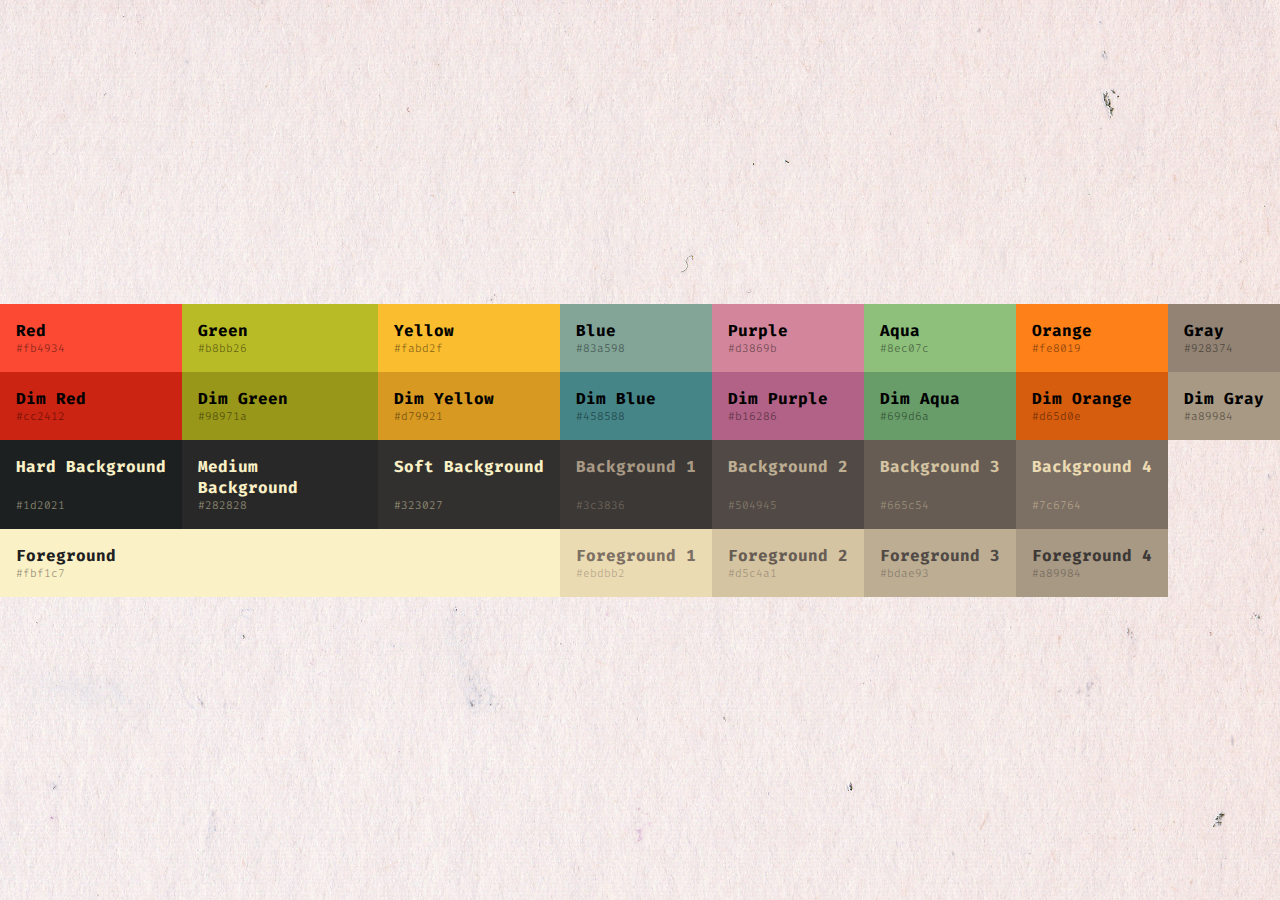
<file: docs/gruvbox-dark.html>
<!DOCTYPE html>
<html lang="en">
  <head>
    <meta charset="UTF-8">
    <meta name="viewport" content="width=device-width, initial-scale=1.0">
    <meta http-equiv="X-UA-Compatible" content="IE=edge,chrome=1">

    <link rel="stylesheet" href="themes/gruvbox-dark.css">
    <link rel="stylesheet" href="style.css">
    <link href="https://fonts.googleapis.com/css2?family=Fira+Code" rel="stylesheet">
 </head>
  <body>
    <div class="container">
      <div class="box bg_h" style="background-color: var(--red);">
        Red
        <div>#fb4934</div>
      </div>

      <div class="box bg_h" style="background-color: var(--green);">
        Green
        <div>#b8bb26</div>
      </div>

      <div class="box bg_h" style="background-color: var(--yellow);">
        Yellow
        <div>#fabd2f</div>
      </div>

      <div class="box bg_h" style="background-color: var(--blue);">
        Blue
        <div>#83a598</div>
      </div>

      <div class="box bg_h" style="background-color: var(--purple);">
        Purple
        <div>#d3869b</div>
      </div>

      <div class="box bg_h" style="background-color: var(--aqua);">
        Aqua
        <div>#8ec07c</div>
      </div>

      <div class="box bg_h" style="background-color: var(--orange);">
        Orange
        <div>#fe8019</div>
      </div>

      <div class="box bg_h" style="background-color: var(--gray);">
        Gray
        <div>#928374</div>
      </div>

      <div class="box bg_h" style="background-color: var(--red-dim);">
        Dim Red
        <div>#cc2412</div>
      </div>

      <div class="box bg_h" style="background-color: var(--green-dim);">
        Dim Green
        <div>#98971a</div>
      </div>

      <div class="box bg_h" style="background-color: var(--yellow-dim);">
        Dim Yellow
        <div>#d79921</div>
      </div>

      <div class="box bg_h" style="background-color: var(--blue-dim);">
        Dim Blue
        <div>#458588</div>
      </div>

      <div class="box bg_h" style="background-color: var(--purple-dim);">
        Dim Purple
        <div>#b16286</div>
      </div>

      <div class="box bg_h" style="background-color: var(--aqua-dim);">
        Dim Aqua
        <div>#699d6a</div>
      </div>

      <div class="box bg_h" style="background-color: var(--orange-dim);">
        Dim Orange
        <div>#d65d0e</div>
      </div>

      <div class="box bg_h" style="background-color: var(--gray-dim);">
        Dim Gray
        <div>#a89984</div>
      </div>

      <div class="box fg" style="background-color: var(--bg_h);">
        Hard Background
        <div>#1d2021</div>
      </div>

      <div class="box fg" style="background-color: var(--bg);">
        Medium Background
        <div>#282828</div>
      </div>

      <div class="box fg" style="background-color: var(--bg_s);">
        Soft Background
        <div>#323027</div>
      </div>

      <div class="box fg4" style="background-color: var(--bg1);">
        Background 1
        <div>#3c3836</div>
      </div>

      <div class="box fg3" style="background-color: var(--bg2);">
        Background 2
        <div>#504945</div>
      </div>

      <div class="box fg2" style="background-color: var(--bg3);">
        Background 3
        <div>#665c54</div>
      </div>

      <div class="box fg1" style="background-color: var(--bg4);">
        Background 4
        <div>#7c6764</div>
      </div>

      <div class="box bg-hard" style="background-color: var(--fg); grid-column: 1 / 4;">
        Foreground
        <div>#fbf1c7</div>
      </div>

      <div class="box bg4" style="background-color: var(--fg1);">
        Foreground 1
        <div>#ebdbb2</div>
      </div>

      <div class="box bg3" style="background-color: var(--fg2);">
        Foreground 2
        <div>#d5c4a1</div>
      </div>

      <div class="box bg2" style="background-color: var(--fg3);">
        Foreground 3
        <div>#bdae93</div>
      </div>

      <div class="box bg1" style="background-color: var(--fg4);">
        Foreground 4
        <div>#a89984</div>
      </div>

    </div>
  </body>
</html>
</file>
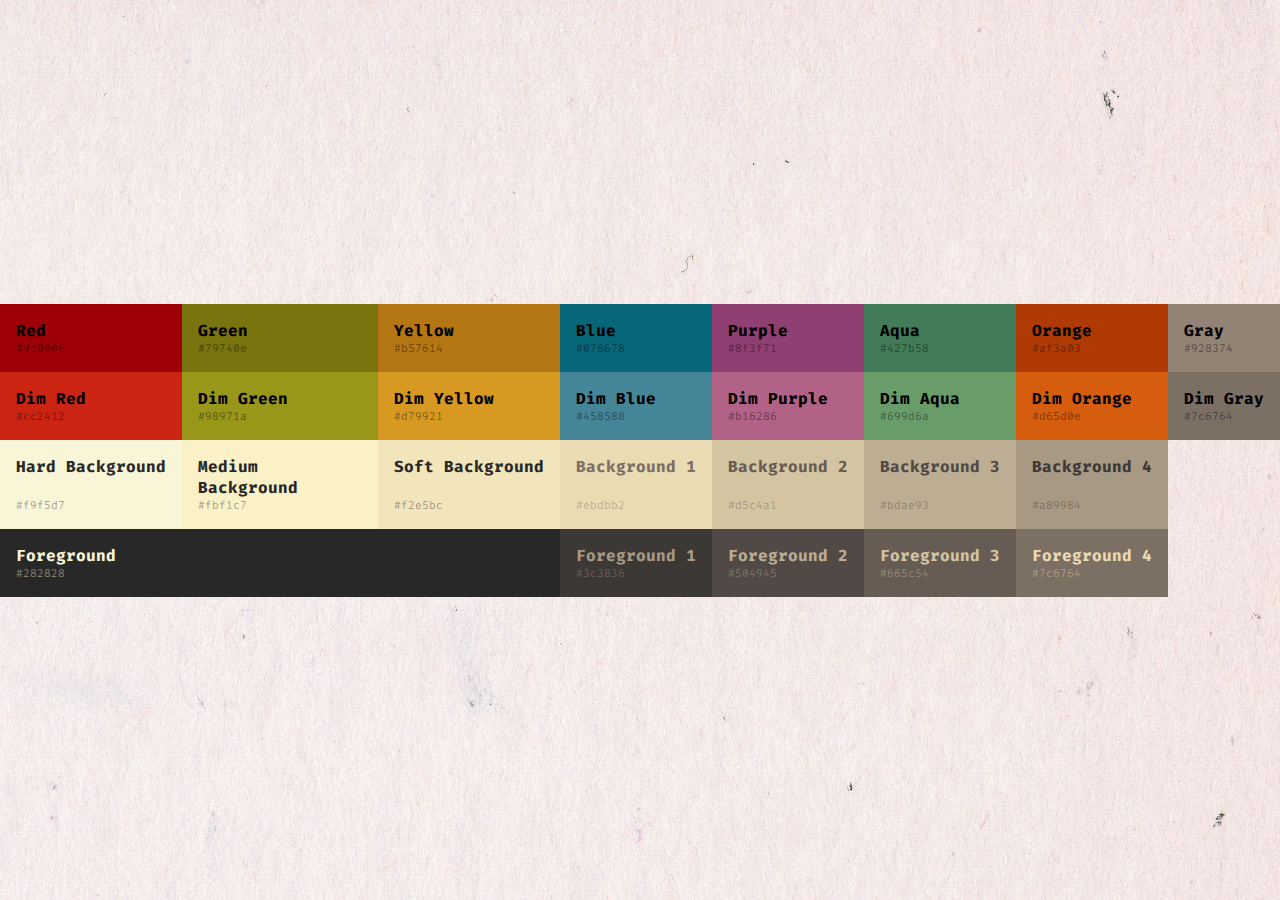
<file: docs/gruvbox-light.html>
<!DOCTYPE html>
<html lang="en">
  <head>
    <meta charset="UTF-8">
    <meta name="viewport" content="width=device-width, initial-scale=1.0">
    <meta http-equiv="X-UA-Compatible" content="IE=edge,chrome=1">

    <link rel="stylesheet" href="themes/gruvbox-light.css">
    <link rel="stylesheet" href="style.css">
    <link href="https://fonts.googleapis.com/css2?family=Fira+Code:wght@600&display=swap" rel="stylesheet">
  </head>

  <body>
    <div class="container">
      <div class="box bg_h" style="background-color: var(--red);">
        Red
        <div>#9d0006</div>
      </div>

      <div class="box bg_h" style="background-color: var(--green);">
        Green
        <div>#79740e</div>
      </div> 

      <div class="box bg_h" style="background-color: var(--yellow);">
        Yellow
        <div>#b57614</div>
      </div>

      <div class="box bg_h" style="background-color: var(--blue);">
        Blue
        <div>#076678</div>
      </div>

      <div class="box bg_h" style="background-color: var(--purple);">
        Purple
        <div>#8f3f71</div>
      </div>

      <div class="box bg_h" style="background-color: var(--aqua);">
        Aqua
        <div>#427b58</div>
      </div>

      <div class="box bg_h" style="background-color: var(--orange);">
        Orange
        <div>#af3a03</div>
      </div>

      <div class="box bg_h" style="background-color: var(--gray);">
        Gray
        <div>#928374</div>
      </div>

      <div class="box bg_h" style="background-color: var(--red-dim);">
        Dim Red
        <div>#cc2412</div>
      </div>

      <div class="box bg_h" style="background-color: var(--green-dim);">
        Dim Green
        <div>#98971a</div>
      </div>

      <div class="box bg_h" style="background-color: var(--yellow-dim);">
        Dim Yellow
        <div>#d79921</div>
      </div>

      <div class="box bg_h" style="background-color: var(--blue-dim);">
        Dim Blue
        <div>#458588</div>
      </div>

      <div class="box bg_h" style="background-color: var(--purple-dim);">
        Dim Purple
        <div>#b16286</div>
      </div>

      <div class="box bg_h" style="background-color: var(--aqua-dim);">
        Dim Aqua
        <div>#699d6a</div>
      </div>

      <div class="box bg_h" style="background-color: var(--orange-dim);">
        Dim Orange
        <div>#d65d0e</div>
      </div>

      <div class="box bg_h" style="background-color: var(--gray-dim);">
        Dim Gray
        <div>#7c6764</div>
      </div>

      <div class="box fg" style="background-color: var(--bg_h);">
        Hard Background
        <div>#f9f5d7</div>
      </div>

      <div class="box fg" style="background-color: var(--bg);">
        Medium Background
        <div>#fbf1c7</div>
      </div>

      <div class="box fg" style="background-color: var(--bg_s);">
        Soft Background
        <div>#f2e5bc</div>
      </div>

      <div class="box fg4" style="background-color: var(--bg1);">
        Background 1
        <div>#ebdbb2</div>
      </div>

      <div class="box fg3" style="background-color: var(--bg2);">
        Background 2
        <div>#d5c4a1</div>
      </div>

      <div class="box fg2" style="background-color: var(--bg3);">
        Background 3
        <div>#bdae93</div>
      </div>

      <div class="box fg1" style="background-color: var(--bg4);">
        Background 4
        <div>#a89984</div>
      </div>

      <div class="box bg-hard" style="background-color: var(--fg); grid-column: 1 / 4;">
        Foreground
        <div>#282828</div>
      </div>

      <div class="box bg4" style="background-color: var(--fg1);">
        Foreground 1
        <div>#3c3836</div>
      </div>

      <div class="box bg3" style="background-color: var(--fg2);">
        Foreground 2
        <div>#504945</div>
      </div>

      <div class="box bg2" style="background-color: var(--fg3);">
        Foreground 3
        <div>#665c54</div>
      </div>

      <div class="box bg1" style="background-color: var(--fg4);">
        Foreground 4
        <div>#7c6764</div>
      </div>
    </div>
  </body>
</html>
</file>
<file: docs/themes/gruvbox-dark.css>
:root {
  --bg_h: #1d2021;
  --bg:   #282828;
  --bg_s: #32302f;
  --bg1:  #3c3836;
  --bg2:  #504945;
  --bg3:  #665c54;
  --bg4:  #7c6f64;

  --fg:  #fbf1c7;
  --fg1: #ebdbb2;
  --fg2: #d5c4a1;
  --fg3: #bdae93;
  --fg4: #a89984;

  --red:    #fb4934;
  --green:  #b8bb26;
  --yellow: #fabd2f;
  --blue:   #83a598;
  --purple: #d3869b;
  --aqua:   #8ec07c;
  --gray:   #928374;
  --orange: #fe8019;

  --red-dim:    #cc2412;
  --green-dim:  #98971a;
  --yellow-dim: #d79921;
  --blue-dim:   #458588;
  --purple-dim: #b16286;
  --aqua-dim:   #689d6a;
  --gray-dim:   #a89984;
  --orange-dim: #d65d0e;
}

/* Normal Colors */

.red {
  color: var(--red);
}

.green {
  color: var(--green);
}

.yellow {
  color: var(--yellow);
}

.blue {
  color: var(--blue);
}

.purple {
  color: var(--purple);
}

.aqua {
  color: var(--aqua);
}

.gray {
  color: var(--gray);
}

.orange {
  color: var(--orange);
}

/* Dim Colors */

.red-dim {
  color: var(--red-dim);
}

.green-dim {
  color: var(--green-dim);
}

.yellow-dim {
  color: var(--yellow-dim);
}

.blue-dim {
  color: var(--blue-dim);
}

.purple-dim {
  color: var(--purple-dim);
}

.aqua-dim {
  color: var(--aqua-dim);
}

.gray-dim {
  color: var(--gray-dim);
}

.orange-dim {
  color: var(--orange-dim);
}

/* Foreground Colors */

.fg {
  color: var(--fg);
}

.fg1 {
  color: var(--fg1);
}

.fg2 {
  color: var(--fg2);
}

.fg3 {
  color: var(--fg3);
}

.fg4 {
  color: var(--fg4);
}

/* Background Colors */

.bg-hard {
  color: var(--bg_h);
}

.bg {
  color: var(--bg);
}

.bg-soft {
  color: var(--bg_s);
}

.bg1 {
  color: var(--bg1);
}

.bg2 {
  color: var(--bg2);
}

.bg3 {
  color: var(--bg3);
}

.bg4 {
  color: var(--bg4);
}
</file>
